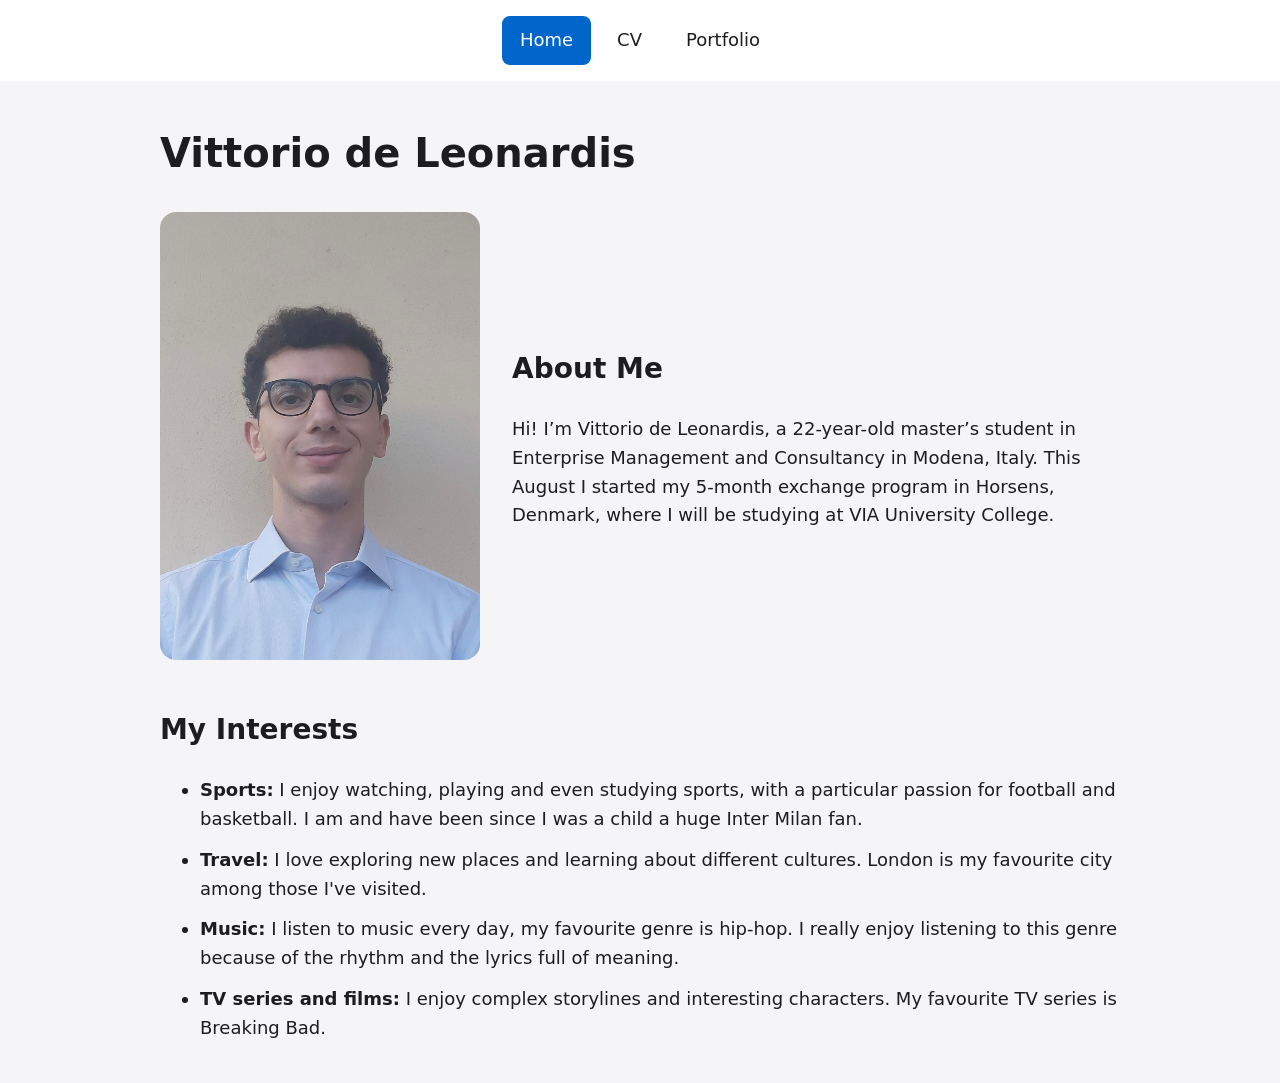
<file: index.html>
<!doctype html>
<html lang="en">
  <head>
    <meta charset="UTF-8" />
    <meta name="viewport" content="width=device-width, initial-scale=1.0" />
    <title>About Me - Vittorio de Leonardis</title>
    <link rel="stylesheet" href="style.css" />
  </head>
  <body>
    <header>
      <nav>
        <ul>
          <li><a href="index.html" aria-current="page">Home</a></li>
          <li><a href="cv.html">CV</a></li>
          <li><a href="portfolio.html">Portfolio</a></li>
        </ul>
      </nav>
    </header>

    <main>
      <h1>Vittorio de Leonardis</h1>
      <div class="about-layout">
        <img
          src="vittorio.jpg"
          alt="Portrait of Vittorio de Leonardis"
          width="320"
        />
        <section>
          <h2>About Me</h2>
          <p>
            Hi! I’m Vittorio de Leonardis, a 22-year-old master’s student in
            Enterprise Management and Consultancy in Modena, Italy. This
            August I started my 5-month exchange program in Horsens, Denmark,
            where I will be studying at VIA University College.
          </p>
        </section>
      </div>
      <section class="interests">
        <h2>My Interests</h2>

        <ul>
          <li>
            <strong>Sports:</strong>
            I enjoy watching, playing and even studying sports, with a
            particular passion for football and basketball. I am and have been
            since I was a child a huge Inter Milan fan.
          </li>
          <li>
            <strong>Travel:</strong>
            I love exploring new places and learning about different cultures.
            London is my favourite city among those I've visited.
          </li>
          <li>
            <strong>Music:</strong>
            I listen to music every day, my favourite genre is hip-hop. I really
            enjoy listening to this genre because of the rhythm and the lyrics
            full of meaning.
          </li>
          <li>
            <strong>TV series and films:</strong>
            I enjoy complex storylines and interesting characters. My favourite
            TV series is Breaking Bad.
          </li>
        </ul>
      </section>
    </main>
  </body>
</html>
</file>
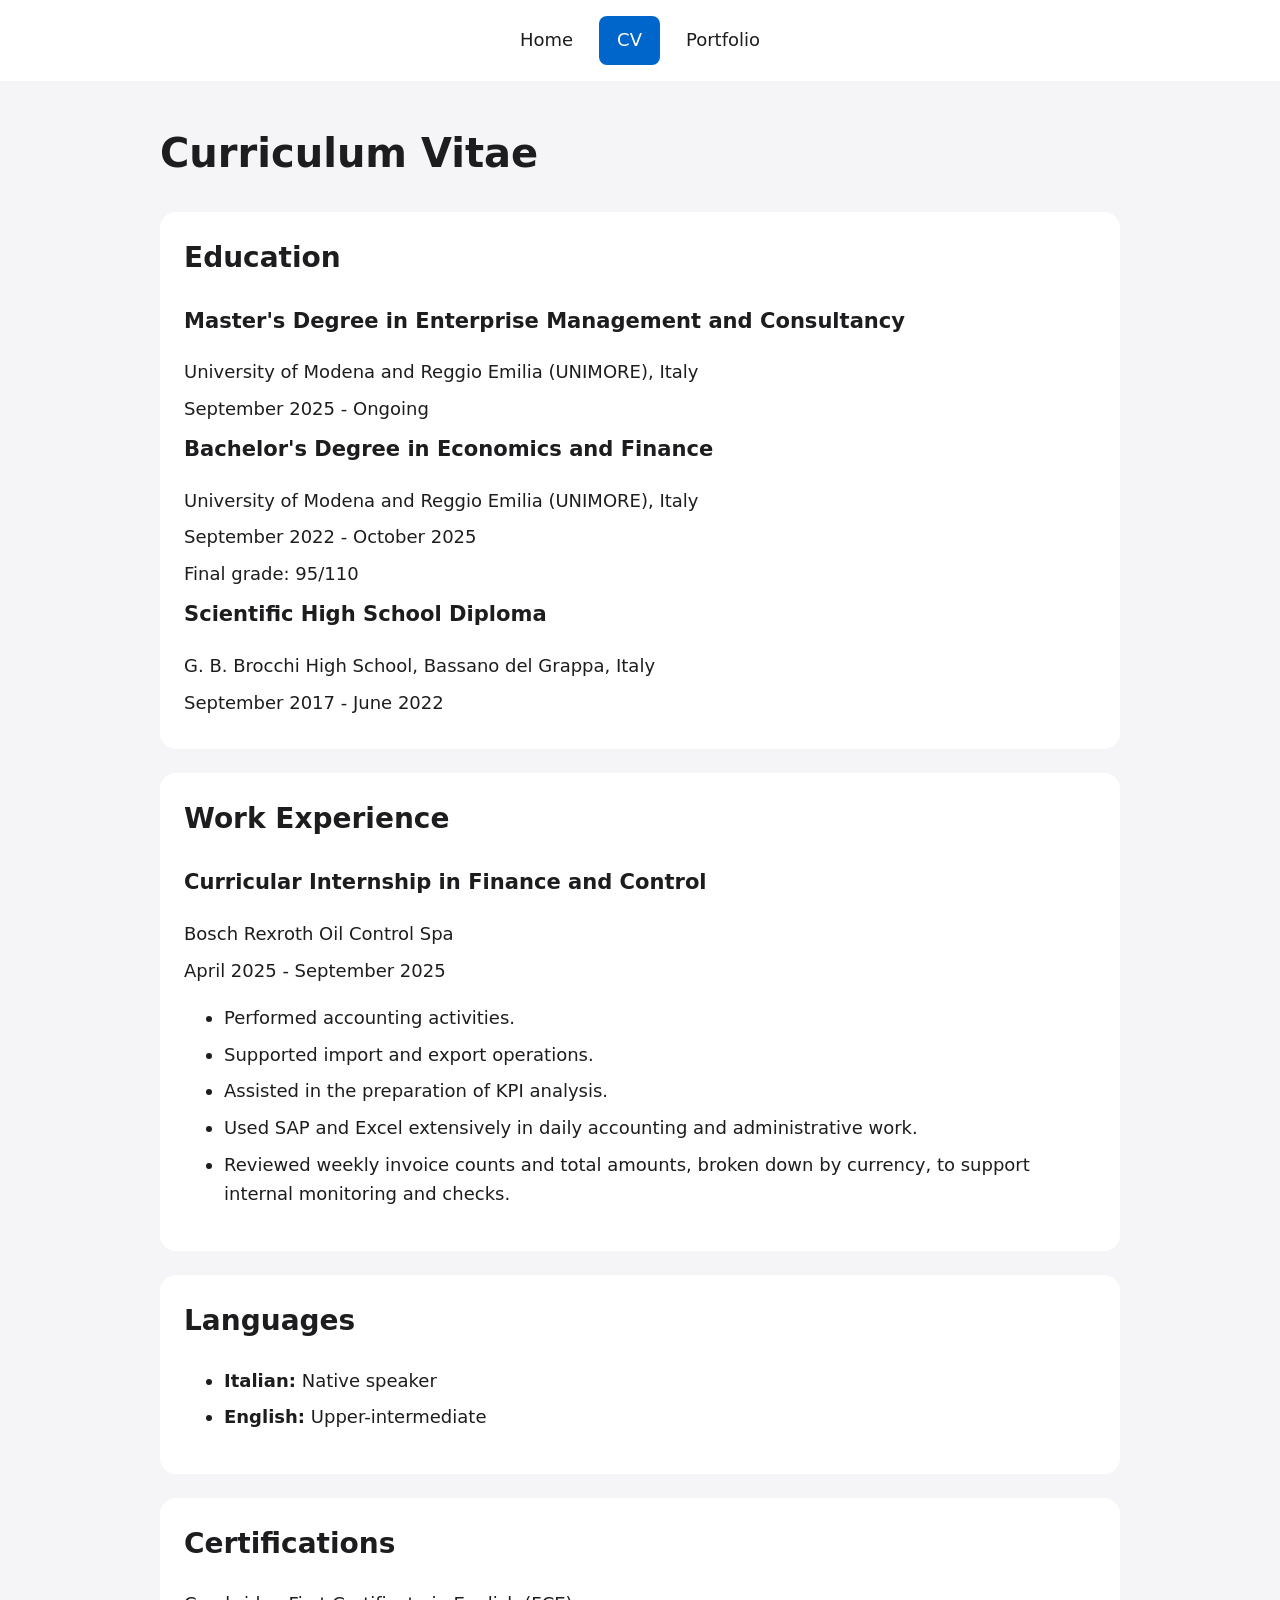
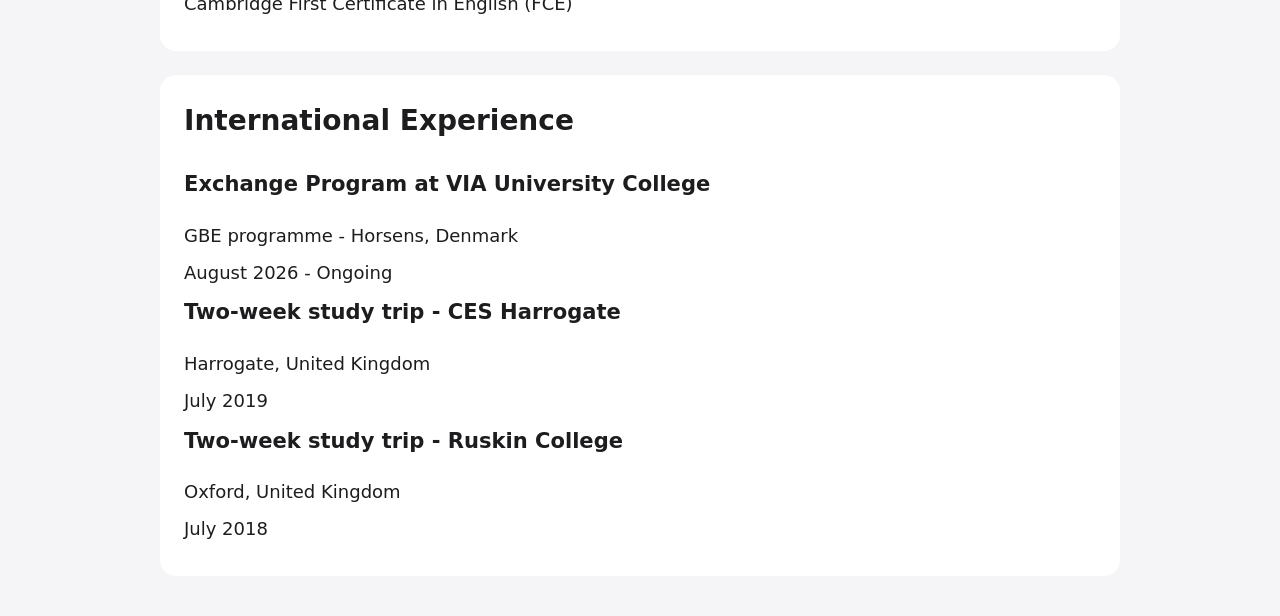
<file: cv.html>
<!doctype html>
<html lang="en">
  <head>
    <meta charset="UTF-8" />
    <meta name="viewport" content="width=device-width, initial-scale=1.0" />
    <title>CV - Vittorio de Leonardis</title>
    <link rel="stylesheet" href="style.css" />
  </head>
  <body>
    <header>
      <nav>
        <ul>
          <li><a href="index.html">Home</a></li>
          <li><a href="cv.html" aria-current="page">CV</a></li>
          <li><a href="portfolio.html">Portfolio</a></li>
        </ul>
      </nav>
    </header>
    <main class="cv-page">
      <h1>Curriculum Vitae</h1>
      <section>
        <h2>Education</h2>

        <h3>Master's Degree in Enterprise Management and Consultancy</h3>
        <p>University of Modena and Reggio Emilia (UNIMORE), Italy</p>
        <p>September 2025 - Ongoing</p>

        <h3>Bachelor's Degree in Economics and Finance</h3>
        <p>University of Modena and Reggio Emilia (UNIMORE), Italy</p>
        <p>September 2022 - October 2025</p>
        <p>Final grade: 95/110</p>

        <h3>Scientific High School Diploma</h3>
        <p>G. B. Brocchi High School, Bassano del Grappa, Italy</p>
        <p>September 2017 - June 2022</p>
      </section>
      <section>
        <h2>Work Experience</h2>

        <h3>Curricular Internship in Finance and Control</h3>
        <p>Bosch Rexroth Oil Control Spa</p>
        <p>April 2025 - September 2025</p>
        <ul>
          <li>Performed accounting activities.</li>
          <li>Supported import and export operations.</li>
          <li>Assisted in the preparation of KPI analysis.</li>
          <li>
            Used SAP and Excel extensively in daily accounting and
            administrative work.
          </li>
          <li>
            Reviewed weekly invoice counts and total amounts, broken down by
            currency, to support internal monitoring and checks.
          </li>
        </ul>
      </section>
      <section>
        <h2>Languages</h2>
        <ul>
          <li><strong>Italian:</strong> Native speaker</li>
          <li><strong>English:</strong> Upper-intermediate</li>
        </ul>
      </section>
      <section>
        <h2>Certifications</h2>
        <p>Cambridge First Certificate in English (FCE)</p>
      </section>
      <section>
        <h2>International Experience</h2>
        <h3>Exchange Program at VIA University College</h3>
        <p>GBE programme - Horsens, Denmark</p>
        <p>August 2026 - Ongoing</p>
        <h3>Two-week study trip - CES Harrogate</h3>
        <p>Harrogate, United Kingdom</p>
        <p>July 2019</p>
        <h3>Two-week study trip - Ruskin College</h3>
        <p>Oxford, United Kingdom</p>
        <p>July 2018</p>
      </section>
    </main>
  </body>
</html>
</file>
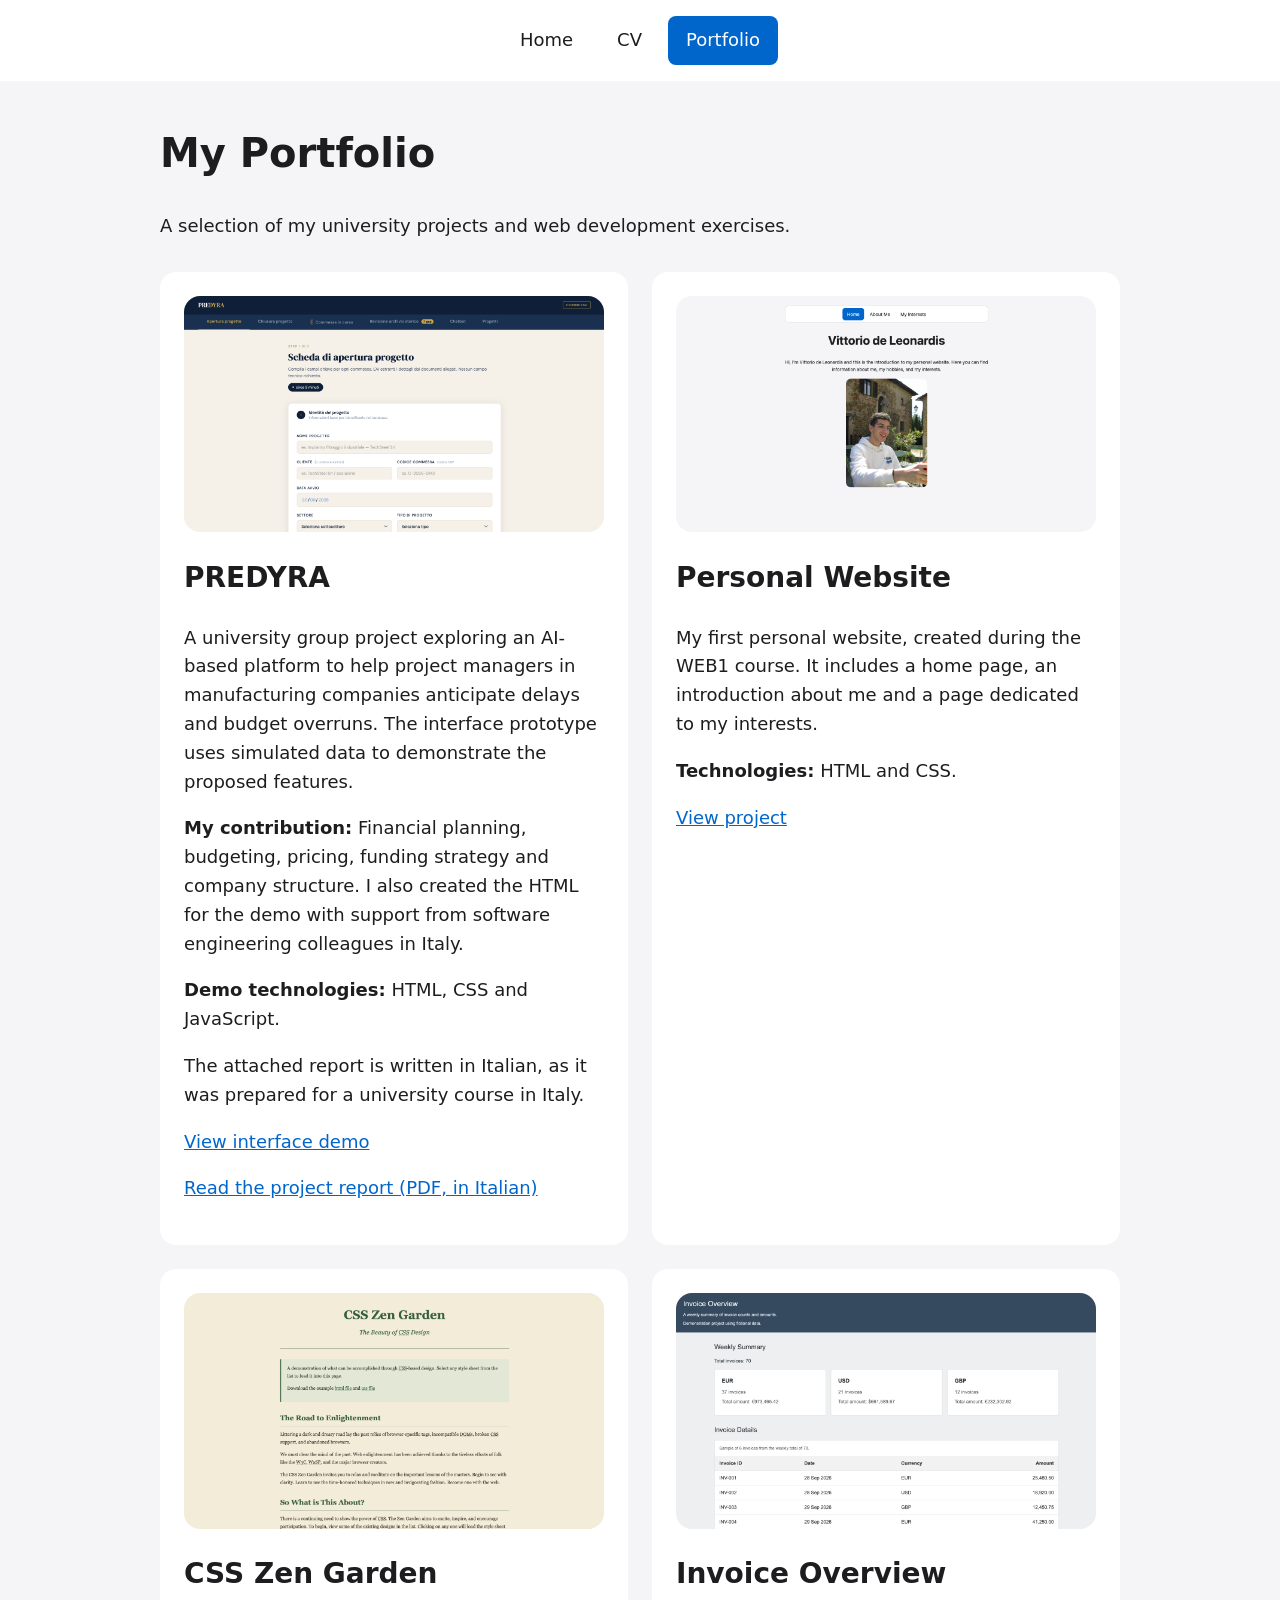
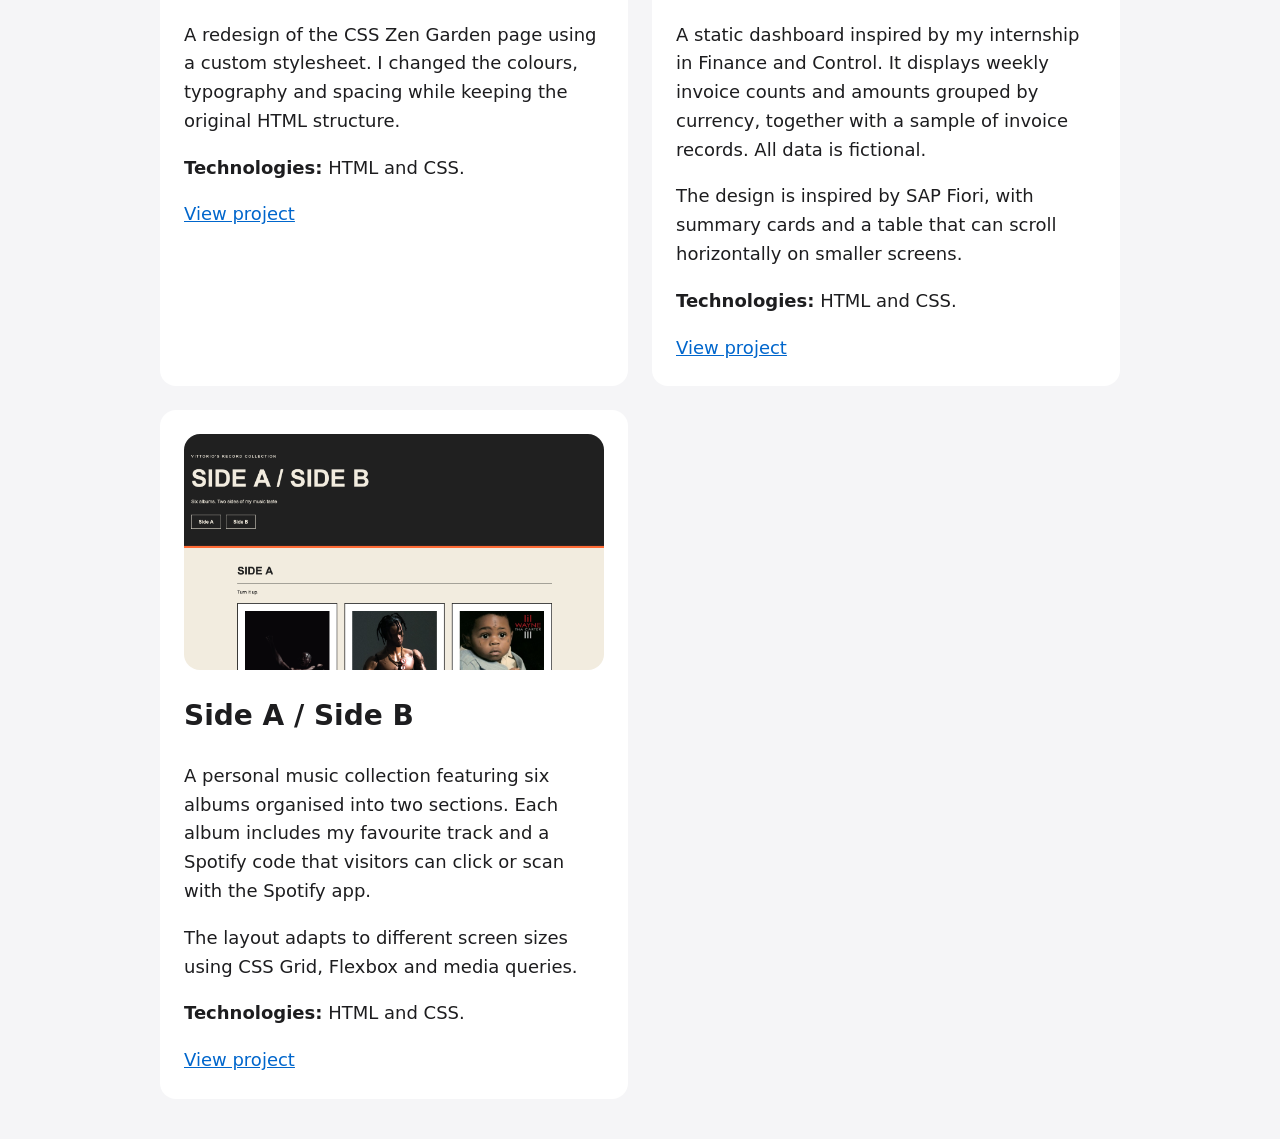
<file: portfolio.html>
<!doctype html>
<html lang="en">
  <head>
    <meta charset="UTF-8" />
    <meta name="viewport" content="width=device-width, initial-scale=1.0" />
    <title>Portfolio - Vittorio de Leonardis</title>
    <link rel="stylesheet" href="style.css" />
  </head>
  <body>
    <header>
      <nav>
        <ul>
          <li><a href="index.html">Home</a></li>
          <li><a href="cv.html">CV</a></li>
          <li>
            <a href="portfolio.html" aria-current="page">Portfolio</a>
          </li>
        </ul>
      </nav>
    </header>
    <main>
      <h1>My Portfolio</h1>
      <p>
        A selection of my university projects and web development exercises.
      </p>
      <div class="projects-grid">
        <article class="project-card">
          <img
            src="predyra-preview.png"
            alt="Preview of the PREDYRA project management interface"
          />
          <h2>PREDYRA</h2>
          <p>
            A university group project exploring an AI-based platform to help
            project managers in manufacturing companies anticipate delays and
            budget overruns. The interface prototype uses simulated data to
            demonstrate the proposed features.
          </p>
          <p>
            <strong>My contribution:</strong>
            Financial planning, budgeting, pricing, funding strategy and company
            structure. I also created the HTML for the demo with support from
            software engineering colleagues in Italy.
          </p>
          <p>
            <strong>Demo technologies:</strong>
            HTML, CSS and JavaScript.
          </p>
          <p>
            The attached report is written in Italian, as it was prepared for a
            university course in Italy.
          </p>
          <p>
            <a href="https://vittodl-17.github.io/Predyra/">
              View interface demo
            </a>
          </p>
          <p>
            <a href="predyra-project.pdf">
              Read the project report (PDF, in Italian)
            </a>
          </p>
        </article>
        <article class="project-card">
          <img
            src="personal-website.png"
            alt="Preview of my first personal website"
          />
          <h2>Personal Website</h2>
          <p>
            My first personal website, created during the WEB1 course. It
            includes a home page, an introduction about me and a page dedicated
            to my interests.
          </p>
          <p>
            <strong>Technologies:</strong>
            HTML and CSS.
          </p>
          <a
            href="https://vdeleonardis1-boop.github.io/personal-website/index.html"
          >
            View project
          </a>
        </article>
        <article class="project-card">
          <img
            src="css-zen-garden.png"
            alt="Preview of my CSS Zen Garden design"
          />
          <h2>CSS Zen Garden</h2>
          <p>
            A redesign of the CSS Zen Garden page using a custom stylesheet. I
            changed the colours, typography and spacing while keeping the
            original HTML structure.
          </p>
          <p>
            <strong>Technologies:</strong>
            HTML and CSS.
          </p>
          <a href="https://vdeleonardis1-boop.github.io/css-zen-garden/">
            View project
          </a>
        </article>
        <article class="project-card">
          <img
            src="invoice-overview.png"
            alt="Invoice dashboard with currency summaries and an invoice table"
          />
          <h2>Invoice Overview</h2>
          <p>
            A static dashboard inspired by my internship in Finance and Control.
            It displays weekly invoice counts and amounts grouped by currency,
            together with a sample of invoice records. All data is fictional.
          </p>
          <p>
            The design is inspired by SAP Fiori, with summary cards and a table
            that can scroll horizontally on smaller screens.
          </p>
          <p><strong>Technologies:</strong> HTML and CSS.</p>
          <a href="https://vdeleonardis1-boop.github.io/invoice-overview/">
            View project
          </a>
        </article>
        <article class="project-card">
          <img
            src="side-a-side-b.png"
            alt="Preview of Side A / Side B, my personal music collection"
          />
          <h2>Side A / Side B</h2>
          <p>
            A personal music collection featuring six albums organised into two
            sections. Each album includes my favourite track and a Spotify code
            that visitors can click or scan with the Spotify app.
          </p>
          <p>
            The layout adapts to different screen sizes using CSS Grid, Flexbox
            and media queries.
          </p>
          <p><strong>Technologies:</strong> HTML and CSS.</p>
          <a href="https://vdeleonardis1-boop.github.io/side-a-side-b/">
            View project
          </a>
        </article>
      </div>
    </main>
  </body>
</html>
</file>
<file: style.css>
:root {
  --background: #f5f5f7;
  --text: #1d1d1f;
}
* {
  box-sizing: border-box;
}
body {
  margin: 0;
  background-color: var(--background);
  color: var(--text);
  font-family: system-ui, sans-serif;
  font-size: 18px;
  line-height: 1.6;
}
main {
  max-width: 1000px;
  margin: 40px auto;
  padding: 0 20px;
}
h1 {
  font-size: 40px;
}
h2 {
  font-size: 28px;
}
main img {
  display: block;
  max-width: 100%;
  height: auto;
  border-radius: 16px;
}
header {
  background-color: #ffffff;
  padding: 16px 20px;
}
nav ul {
  display: flex;
  justify-content: center;
  flex-wrap: wrap;
  gap: 8px;
  list-style: none;
  margin: 0;
  padding: 0;
}
nav a {
  display: block;
  padding: 10px 18px;
  color: var(--text);
  text-decoration: none;
  border-radius: 8px;
}
nav a:hover {
  background-color: var(--background);
}
nav a[aria-current="page"] {
  background-color: #0066cc;
  color: #ffffff;
}
.about-layout {
  display: grid;
  grid-template-columns: 1fr;
  gap: 32px;
  align-items: center;
}
.interests {
  margin-top: 48px;
}
.interests li {
  margin-bottom: 12px;
}
.cv-page section {
  background-color: #ffffff;
  padding: 24px;
  margin-bottom: 24px;
  border-radius: 16px;
}
.cv-page h2 {
  margin-top: 0;
}
.cv-page h3 {
  margin-top: 8px;
}
.cv-page p {
  margin: 8px 0;
}
.cv-page li {
  margin-bottom: 8px;
}
.projects-grid {
  display: grid;
  grid-template-columns: 1fr;
  gap: 24px;
  margin-top: 32px;
}
.project-card {
  background-color: #ffffff;
  padding: 24px;
  border-radius: 16px;
}
.project-card a {
  color: #0066cc;
}
.project-card a:hover {
  color: #004f9e;
}
@media (min-width: 768px) {
  .projects-grid {
    grid-template-columns: repeat(2, 1fr);
  }
}
@media (min-width: 768px) {
  .about-layout {
    grid-template-columns: 320px 1fr;
  }
}
</file>
